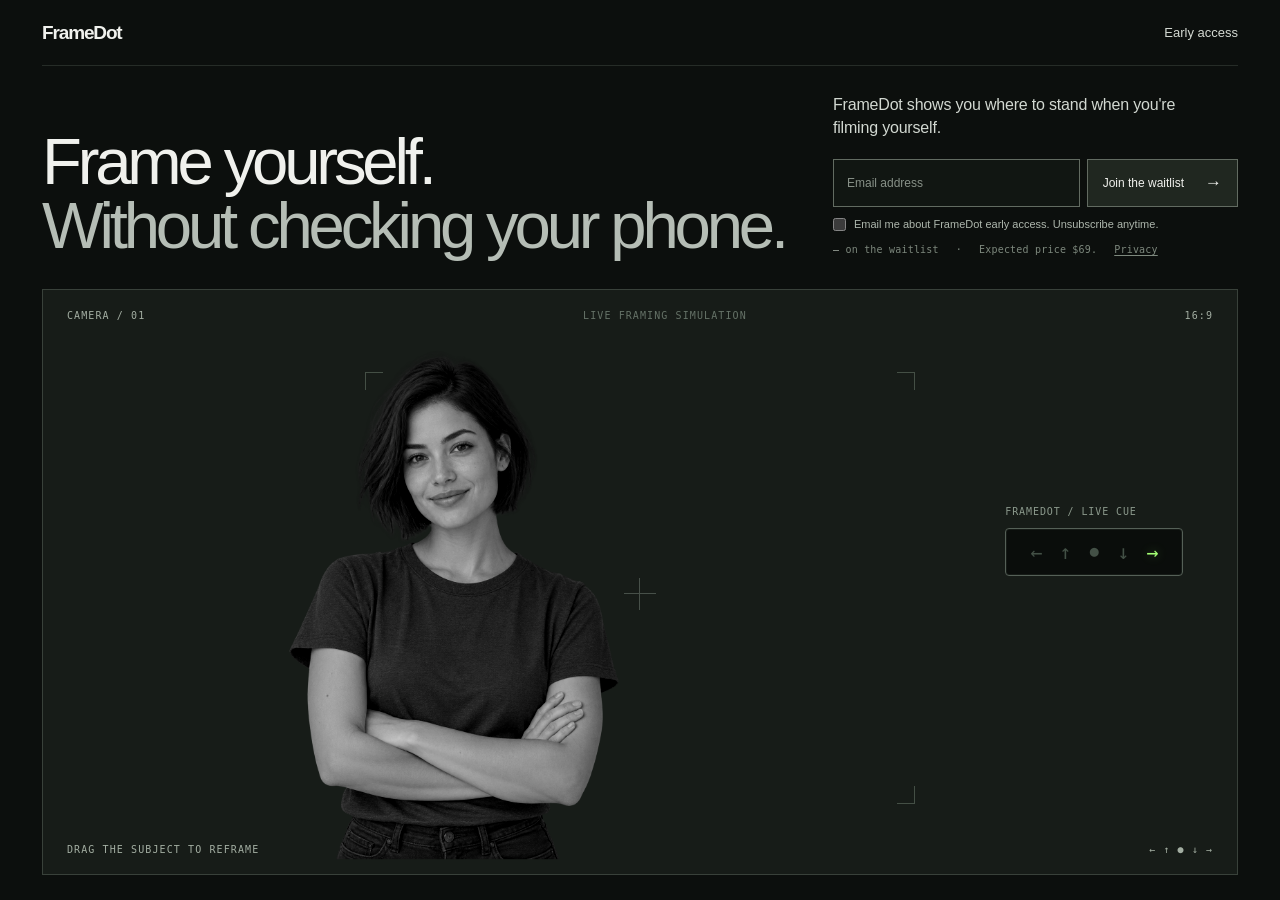
<file: index.html>
<!doctype html>
<html lang="en">
<head>
  <meta charset="utf-8">
  <meta name="viewport" content="width=device-width, initial-scale=1">
  <meta name="theme-color" content="#0c0f0d">
  <meta name="description" content="FrameDot shows you where to stand when you're filming yourself. Join the early-access waitlist.">
  <title>FrameDot — Frame yourself</title>
  <link rel="icon" href="./favicon.svg" type="image/svg+xml">
  <link rel="stylesheet" href="./style.css?v=3">
  <script src="./script.js?v=7" defer></script>
</head>
<body>
  <div class="site-shell">
    <a class="skip-link" href="#main">Skip to content</a>
    <header class="topbar">
      <a class="wordmark" href="#main">FrameDot</a>
      <a class="early-link" href="#join">Early access</a>
    </header>
    <main id="main" class="main-content">
      <section class="intro" aria-labelledby="hero-title">
        <h1 id="hero-title">Frame yourself.<br><span>Without checking your phone.</span></h1>
        <div class="intro-right">
          <p>FrameDot shows you where to stand when you're filming yourself.</p>
          <div class="join-row" id="join">
            <form class="join-form" id="join-form">
              <label class="sr-only" for="email">Email address</label>
              <input id="email" name="email" type="email" autocomplete="email" maxlength="254" placeholder="Email address" required>
              <button class="join-button" id="join-button" type="submit">Join the waitlist<span aria-hidden="true">→</span></button>
            </form>
          </div>
          <label class="join-consent"><input id="email-consent" type="checkbox" required><span>Email me about FrameDot early access. Unsubscribe anytime.</span></label>
          <div class="join-footnote"><span role="status" aria-live="polite"><strong id="join-count">—</strong> <span id="join-count-label">on the waitlist</span></span><span>Expected price $69.</span><a href="./privacy.html">Privacy</a></div>
          <p class="join-error" id="join-error" role="alert" hidden></p>
        </div>
      </section>
      <section class="demo" aria-label="Interactive FrameDot camera demonstration">
        <div class="camera-stage" id="camera-stage" tabindex="0" aria-label="Drag the person or use arrow keys to reframe. Current FrameDot cue: move right. Press Home to center.">
          <div class="camera-top" aria-hidden="true"><span id="camera-status">CAMERA / 01</span><span>LIVE FRAMING SIMULATION</span><span>16:9</span></div>
          <div class="target-mark" aria-hidden="true"><span></span><span></span></div>
          <div class="frame-guide" aria-hidden="true"><i></i><i></i><i></i><i></i></div>
          <div class="subject" id="subject" style="left:34%;top:52%"><img src="./images/creator.webp" alt="Person in the simulated camera frame" draggable="false"></div>
          <div class="device-location" aria-live="polite" aria-label="FrameDot signal: move right" id="device-location">
            <span class="device-label">FRAMEDOT / LIVE CUE</span>
            <div class="device" aria-hidden="true"><span data-signal="left">←</span><span data-signal="up">↑</span><span class="center-light" data-signal="center">●</span><span data-signal="down">↓</span><span data-signal="right" class="active">→</span></div>
          </div>
          <span class="countdown" id="countdown" aria-live="off" hidden></span>
          <div class="camera-bottom" aria-hidden="true"><span>DRAG THE SUBJECT TO REFRAME</span><span>← ↑ ● ↓ →</span></div>
        </div>
      </section>
    </main>
  </div>
</body>
</html>
</file>
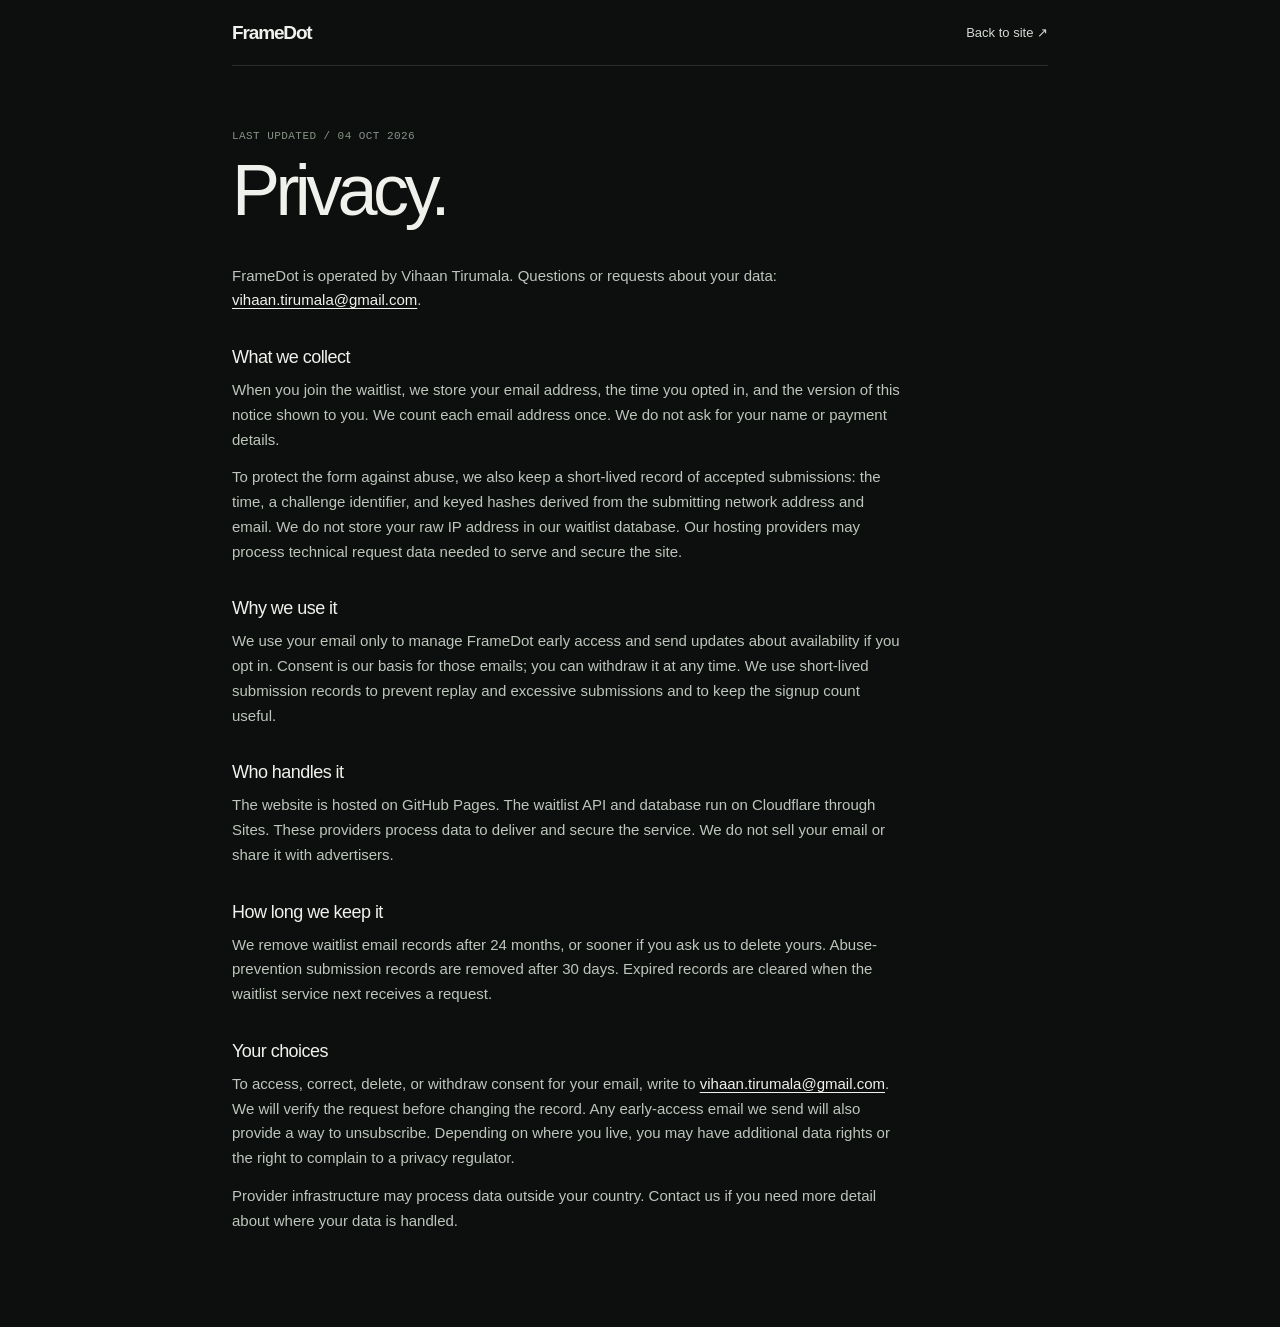
<file: privacy.html>
<!doctype html>
<html lang="en">
<head>
  <meta charset="utf-8">
  <meta name="viewport" content="width=device-width, initial-scale=1">
  <meta name="theme-color" content="#0c0f0d">
  <title>Privacy — FrameDot</title>
  <link rel="icon" href="./favicon.svg" type="image/svg+xml">
  <link rel="stylesheet" href="./style.css?v=3">
  <style>
    .privacy-shell { max-width: 900px; padding: 0 42px 80px; margin: 0 auto; }
    .privacy-shell .topbar { height: 66px; }
    .privacy-main { max-width: 670px; padding-top: 64px; }
    .privacy-main h1 { font-size: clamp(44px, 6vw, 72px); margin: 0 0 38px; }
    .privacy-main h2 { font-size: 18px; letter-spacing: -.03em; font-weight: 500; margin: 34px 0 10px; }
    .privacy-main p, .privacy-main li { color: #bdc5bc; font-size: 15px; line-height: 1.65; }
    .privacy-main p { margin: 0 0 13px; }
    .privacy-main ul { padding-left: 20px; margin: 0 0 15px; }
    .privacy-main a { color: var(--ink); text-decoration: underline; text-underline-offset: 3px; }
    .privacy-date { font: 11px var(--mono) !important; color: #879287 !important; letter-spacing: .04em; }
    @media (max-width: 760px) { .privacy-shell { padding: 0 20px 50px; } .privacy-main { padding-top: 43px; } }
  </style>
</head>
<body>
  <div class="privacy-shell">
    <header class="topbar"><a class="wordmark" href="./">FrameDot</a><a class="early-link" href="./">Back to site ↗</a></header>
    <main class="privacy-main">
      <p class="privacy-date">LAST UPDATED / 04 OCT 2026</p>
      <h1>Privacy.</h1>
      <p>FrameDot is operated by Vihaan Tirumala. Questions or requests about your data: <a href="mailto:vihaan.tirumala@gmail.com">vihaan.tirumala@gmail.com</a>.</p>
      <h2>What we collect</h2>
      <p>When you join the waitlist, we store your email address, the time you opted in, and the version of this notice shown to you. We count each email address once. We do not ask for your name or payment details.</p>
      <p>To protect the form against abuse, we also keep a short-lived record of accepted submissions: the time, a challenge identifier, and keyed hashes derived from the submitting network address and email. We do not store your raw IP address in our waitlist database. Our hosting providers may process technical request data needed to serve and secure the site.</p>
      <h2>Why we use it</h2>
      <p>We use your email only to manage FrameDot early access and send updates about availability if you opt in. Consent is our basis for those emails; you can withdraw it at any time. We use short-lived submission records to prevent replay and excessive submissions and to keep the signup count useful.</p>
      <h2>Who handles it</h2>
      <p>The website is hosted on GitHub Pages. The waitlist API and database run on Cloudflare through Sites. These providers process data to deliver and secure the service. We do not sell your email or share it with advertisers.</p>
      <h2>How long we keep it</h2>
      <p>We remove waitlist email records after 24 months, or sooner if you ask us to delete yours. Abuse-prevention submission records are removed after 30 days. Expired records are cleared when the waitlist service next receives a request.</p>
      <h2>Your choices</h2>
      <p>To access, correct, delete, or withdraw consent for your email, write to <a href="mailto:vihaan.tirumala@gmail.com">vihaan.tirumala@gmail.com</a>. We will verify the request before changing the record. Any early-access email we send will also provide a way to unsubscribe. Depending on where you live, you may have additional data rights or the right to complain to a privacy regulator.</p>
      <p>Provider infrastructure may process data outside your country. Contact us if you need more detail about where your data is handled.</p>
    </main>
  </div>
</body>
</html>
</file>
<file: style.css>
:root {
  color-scheme: dark;
  --background: #0c0f0d;
  --surface: #161a17;
  --ink: #f0f1ed;
  --muted: #a0a9a0;
  --line: #303831;
  --green: #a4ff74;
  --mono: ui-monospace, SFMono-Regular, Menlo, Monaco, Consolas, monospace;
}

* { box-sizing: border-box; }
[hidden] { display: none !important; }
html { scroll-behavior: smooth; }
body { margin: 0; background: var(--background); color: var(--ink); font-family: "Helvetica Neue", Helvetica, Arial, sans-serif; -webkit-font-smoothing: antialiased; }
button { font: inherit; }
a { color: inherit; text-decoration: none; }
button { cursor: pointer; }
button:disabled { cursor: wait; }
:focus-visible { outline: 2px solid var(--ink); outline-offset: 3px; }
.skip-link:not(:focus) { position: absolute; width: 1px; height: 1px; padding: 0; margin: -1px; overflow: hidden; clip: rect(0, 0, 0, 0); white-space: nowrap; border: 0; }
.skip-link:focus { position: fixed; top: 12px; left: 12px; z-index: 10; background: var(--ink); color: var(--background); padding: 10px 14px; }
.sr-only { position: absolute; width: 1px; height: 1px; padding: 0; margin: -1px; overflow: hidden; clip: rect(0, 0, 0, 0); white-space: nowrap; border: 0; }

.site-shell { height: 100svh; min-height: 660px; max-width: 1920px; margin: 0 auto; padding: 0 42px 25px; display: grid; grid-template-rows: 66px minmax(0, 1fr); }
.topbar { display: flex; align-items: center; justify-content: space-between; border-bottom: 1px solid #262c27; }
.wordmark { font-size: 19px; font-weight: 600; letter-spacing: -.06em; line-height: 1; }
.early-link { font-size: 13px; color: #d4d9d2; transition: color .2s ease; }
.early-link:hover { color: #fff; }
.main-content { min-height: 0; display: grid; grid-template-rows: auto minmax(0, 1fr); }
.intro { min-height: 0; padding: 27px 0 31px; display: grid; grid-template-columns: minmax(0, 1fr) minmax(360px, 405px); align-items: end; column-gap: 62px; }
h1 { font-size: clamp(54px, 5.1vw, 75px); line-height: .98; letter-spacing: -.064em; font-weight: 500; margin: 0; white-space: nowrap; }
h1 span { color: #b5bdb5; }
.intro-right { align-self: end; padding-bottom: 3px; }
.intro-right > p:first-child { font-size: 16px; line-height: 1.45; letter-spacing: -.012em; color: #d2d8d1; margin: 0 0 20px; max-width: 360px; }
.join-row { display: flex; align-items: center; min-height: 48px; gap: 22px; }
.join-form { display: flex; align-items: stretch; gap: 7px; width: 100%; }
.join-form input[type="email"] { min-width: 0; flex: 1; height: 48px; padding: 0 13px; border: 1px solid #626b61; border-radius: 0; outline-offset: 2px; color: var(--ink); background: #111612; font: 12px "Helvetica Neue", Helvetica, Arial, sans-serif; }
.join-form input[type="email"]::placeholder { color: #879087; }
.join-form input[type="email"]:disabled { color: #9ca59b; }
.join-button { flex: none; min-height: 48px; border: 1px solid #626b61; display: inline-flex; align-items: center; justify-content: space-between; gap: 21px; padding: 0 15px; color: var(--ink); background: #202720; font-size: 12px; font-weight: 500; transition: background .2s ease, color .2s ease; }
.join-button span { font-size: 17px; line-height: 0; }
.join-button:hover:not(:disabled) { background: var(--ink); color: #0b120b; }
.join-button:disabled { cursor: default; color: #b5bdb5; }
.join-total { margin: 0; color: #a0a9a0; font: 11px var(--mono); white-space: nowrap; }
.join-total strong { color: var(--ink); font-size: 17px; font-weight: 500; letter-spacing: -.04em; }
.join-consent { display: flex; align-items: flex-start; gap: 8px; color: #aeb7ad; font: 11px/1.4 "Helvetica Neue", Helvetica, Arial, sans-serif; margin-top: 10px; cursor: pointer; }
.join-consent input { flex: none; width: 13px; height: 13px; margin: 1px 0 0; accent-color: #d2d8d1; }
.join-footnote { display: flex; gap: 17px; font: 10px var(--mono); letter-spacing: .02em; color: #7d887d; margin-top: 11px; }
.join-footnote span + span::before { content: '·'; margin-right: 17px; }
.join-footnote strong { color: #aeb7ad; font-weight: 500; }
.join-footnote a { text-decoration: underline; text-underline-offset: 2px; }
.join-error { color: #f4b4ad; font-size: 12px; margin: 8px 0 0; }

.demo { min-height: 0; }
.camera-stage { position: relative; height: 100%; width: 100%; background: #171c18; overflow: hidden; border: 1px solid #39413a; isolation: isolate; }
.camera-top, .camera-bottom { position: absolute; z-index: 5; left: 24px; right: 24px; display: flex; align-items: center; justify-content: space-between; font: 10px var(--mono); letter-spacing: .11em; color: #a3aea2; pointer-events: none; }
.camera-top { top: 20px; }
.camera-bottom { bottom: 19px; }
.camera-top span:nth-child(2) { color: #657267; }
.rec-dot { width: 6px; height: 6px; border-radius: 50%; background: var(--green); display: inline-block; vertical-align: 2px; margin-right: 6px; }
.target-mark { position: absolute; z-index: 1; left: 50%; top: 52%; width: 32px; height: 32px; transform: translate(-50%, -50%); opacity: .5; pointer-events: none; }
.target-mark span:first-child { position: absolute; width: 1px; height: 32px; background: #78857a; left: 15px; }
.target-mark span:last-child { position: absolute; width: 32px; height: 1px; background: #78857a; top: 15px; }
.frame-guide { position: absolute; z-index: 1; left: 27%; right: 27%; top: 14%; bottom: 12%; pointer-events: none; }
.frame-guide i { position: absolute; width: 18px; height: 18px; border-color: #5a685b; border-style: solid; opacity: .68; }
.frame-guide i:nth-child(1) { top: 0; left: 0; border-width: 1px 0 0 1px; }
.frame-guide i:nth-child(2) { top: 0; right: 0; border-width: 1px 1px 0 0; }
.frame-guide i:nth-child(3) { bottom: 0; left: 0; border-width: 0 0 1px 1px; }
.frame-guide i:nth-child(4) { bottom: 0; right: 0; border-width: 0 1px 1px 0; }
.subject { position: absolute; z-index: 2; width: min(31%, 430px); height: 91%; transform: translate(-50%, -50%); touch-action: none; cursor: grab; user-select: none; }
.subject:active { cursor: grabbing; }
.subject img { display: block; width: 100%; height: 100%; object-fit: contain; object-position: center center; pointer-events: none; filter: grayscale(1) brightness(.83) contrast(1.12); }
.device-location { position: absolute; z-index: 4; right: 4.5%; top: 43%; transform: translateY(-50%); display: flex; flex-direction: column; align-items: flex-start; gap: 11px; }
.device-label { font: 10px var(--mono); letter-spacing: .09em; color: #8b998c; }
.device { width: 178px; height: 48px; border: 1px solid #556057; border-radius: 4px; background: #0a0d0b; display: flex; align-items: center; justify-content: space-evenly; padding: 0 12px; box-shadow: inset 0 0 0 1px #161b17; }
.device span { display: grid; place-items: center; width: 22px; color: #435046; font: 20px var(--mono); line-height: 1; transition: color .16s ease, text-shadow .16s ease; }
.device .center-light { font-size: 15px; }
.device span.active { color: var(--green); text-shadow: 0 0 11px rgba(164, 255, 116, .32); }
.countdown { position: absolute; z-index: 6; left: 50%; top: 47%; transform: translate(-50%, -50%); font: 500 64px "Helvetica Neue", Helvetica, Arial, sans-serif; letter-spacing: -.05em; color: #f4f6f2; pointer-events: none; }

@media (max-width: 1100px) {
  .site-shell { padding-inline: 28px; }
  .site-shell { height: auto; min-height: 100svh; grid-template-rows: 66px auto; }
  .main-content { display: block; }
  h1 { font-size: clamp(43px, 5.5vw, 64px); white-space: normal; }
  .intro { display: block; }
  .intro-right { max-width: 405px; margin-top: 23px; }
  .demo { height: min(62svh, 580px); min-height: 450px; }
  .subject { width: 38%; }
}
@media (max-width: 760px) {
  .site-shell { height: auto; min-height: 100svh; padding: 0 18px 18px; grid-template-rows: 58px auto; }
  .main-content { display: block; }
  .intro { display: block; padding: 29px 0 25px; }
  h1 { white-space: normal; font-size: clamp(43px, 9.5vw, 70px); line-height: 1.02; }
  .intro-right { margin-top: 19px; }
  .intro-right > p:first-child { font-size: 14px; margin-bottom: 16px; }
  .join-row { gap: 14px; }
  .join-form input[type="email"] { height: 46px; }
  .join-button { min-height: 46px; gap: 8px; font-size: 11px; padding: 0 10px; }
  .join-total { font-size: 10px; }
  .demo { height: min(60svh, 570px); min-height: 420px; }
  .camera-top, .camera-bottom { left: 13px; right: 13px; font-size: 8px; }
  .camera-top span:nth-child(2) { display: none; }
  .camera-bottom span:nth-child(2) { display: none; }
  .subject { width: 68%; height: 88%; }
  .frame-guide { left: 14%; right: 14%; }
  .device-location { right: 12px; top: 52%; }
  .device { width: 126px; height: 38px; padding: 0 4px; }
  .device span { font-size: 16px; width: 19px; }
  .device .center-light { font-size: 12px; }
  .device-label { font-size: 8px; }
  .countdown { font-size: 48px; }
}
@media (prefers-reduced-motion: reduce) {
  *, *::before, *::after { scroll-behavior: auto !important; transition-duration: .01ms !important; animation-duration: .01ms !important; }
}
</file>
